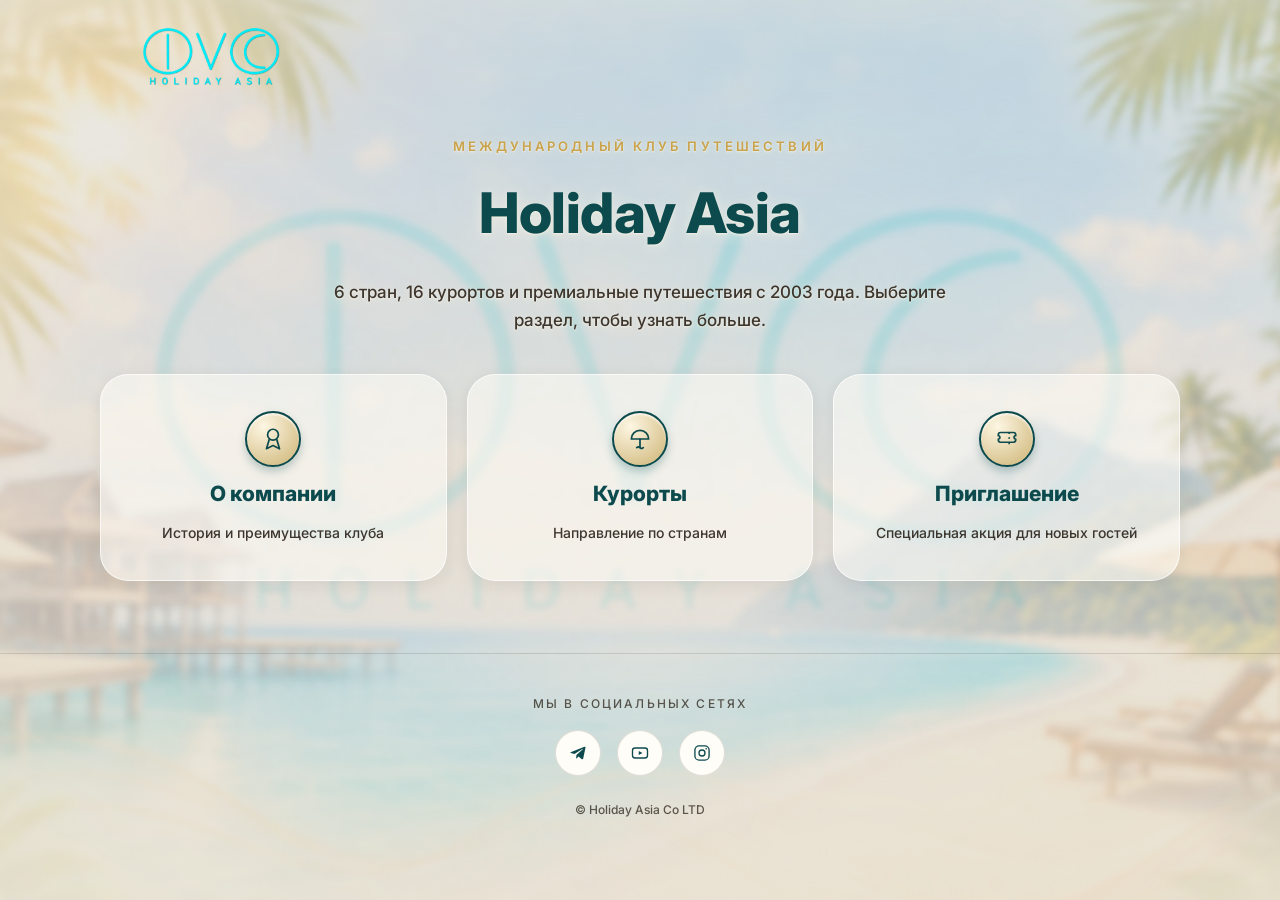
<file: index.html>
<!DOCTYPE html>
<html lang="ru">
<head>
<meta charset="UTF-8">
<meta name="viewport" content="width=device-width, initial-scale=1.0">
<title>Holiday Asia — международный клуб путешествий</title>
<script>document.write('<link rel="stylesheet" href="styles.css?t=' + Date.now() + '">');</script>
</head>
<body>

<div id="bg-layer" class="bg-layer" data-src="background.png"></div>

<header class="site-header">
  <div class="wrap site-header__row">
    <a href="index.html" class="brand-logo-link">
      <img id="brand-logo-img" class="brand-logo-img" data-src="logo.png" alt="IVC & HPA Holiday Asia" hidden>
      <div id="brand-logo-fallback" class="brand-logo-fallback">
        IVC&nbsp;&amp;&nbsp;HPA
        <span>Holiday Asia</span>
      </div>
    </a>
  </div>
</header>

<main>
  <section class="hero wrap">
    <p class="hero__eyebrow">Международный клуб путешествий</p>
    <h1 class="hero__title">Holiday Asia</h1>
    <p class="hero__subtitle">6 стран, 16 курортов и премиальные путешествия с 2003 года. Выберите раздел, чтобы узнать больше.</p>

    <div class="nav-cards">
      <a href="about.html" class="nav-card">
        <span class="nav-card__icon">
          <svg viewBox="0 0 24 24" fill="none" stroke="currentColor" stroke-width="1.6" stroke-linecap="round" stroke-linejoin="round"><circle cx="12" cy="8" r="5"/><path d="M8.5 12.5 6 21l6-3 6 3-2.5-8.5"/></svg>
        </span>
        <span class="nav-card__label">О компании</span>
        <span class="nav-card__hint">История и преимущества клуба</span>
      </a>

      <a href="resorts.html" class="nav-card">
        <span class="nav-card__icon">
          <svg viewBox="0 0 24 24" fill="none" stroke="currentColor" stroke-width="1.6" stroke-linecap="round" stroke-linejoin="round"><path d="M4 12a8 8 0 0 1 16 0z"/><path d="M12 12v8"/><path d="M9 20c1-1 2-1 3 0s2 1 3 0"/></svg>
        </span>
        <span class="nav-card__label">Курорты</span>
        <span class="nav-card__hint">Направление по странам</span>
      </a>

      <a href="invitation.html" class="nav-card">
        <span class="nav-card__icon">
          <svg viewBox="0 0 24 24" fill="none" stroke="currentColor" stroke-width="1.6" stroke-linecap="round" stroke-linejoin="round"><path d="M4 8a2 2 0 0 1 2-2h12a2 2 0 0 1 2 2v1a1.5 1.5 0 0 0 0 3v1a2 2 0 0 1-2 2H6a2 2 0 0 1-2-2v-1a1.5 1.5 0 0 0 0-3z"/><path d="M14 6.5v1.5M14 11v2M14 16v1.5" stroke-dasharray="0.1 3"/></svg>
        </span>
        <span class="nav-card__label">Приглашение</span>
        <span class="nav-card__hint">Специальная акция для новых гостей</span>
      </a>
    </div>
  </section>
</main>

<footer class="site-footer">
  <p class="site-footer__label">Мы в социальных сетях</p>
  <div class="social-row">
    <a class="social-icon" href="https://t.me/ivchpanews" target="_blank" rel="noopener" aria-label="Telegram">
      <svg viewBox="0 0 24 24" fill="currentColor"><path d="M9.78 18.65l.28-4.23 7.68-6.92c.34-.31-.07-.46-.52-.19L7.74 13.3 3.64 12c-.88-.25-.89-.86.2-1.3l15.97-6.16c.73-.33 1.43.18 1.15 1.3l-2.72 12.81c-.19.91-.74 1.13-1.5.71l-4.14-3.05-2 1.98c-.23.23-.42.42-.85.42z"/></svg>
    </a>
    <a class="social-icon" href="https://www.youtube.com/@IVCHPAFamilyTravelClub/shorts" target="_blank" rel="noopener" aria-label="YouTube">
      <svg viewBox="0 0 24 24" fill="none" stroke="currentColor" stroke-width="1.6" stroke-linecap="round" stroke-linejoin="round"><rect x="3" y="6" width="18" height="12" rx="3"/><path d="m10.5 9.5 4.5 2.5-4.5 2.5v-5Z" fill="currentColor" stroke="none"/></svg>
    </a>
    <a class="social-icon" href="https://www.instagram.com/ivchpa/" target="_blank" rel="noopener" aria-label="Instagram">
      <svg viewBox="0 0 24 24" fill="none" stroke="currentColor" stroke-width="1.6" stroke-linecap="round" stroke-linejoin="round"><rect x="3.5" y="3.5" width="17" height="17" rx="5"/><circle cx="12" cy="12" r="3.6"/><circle cx="17" cy="7" r="1" fill="currentColor" stroke="none"/></svg>
    </a>
  </div>
  <p class="site-footer__copy">© Holiday Asia Co LTD</p>
</footer>

<script src="script.js"></script>
</body>
</html>
</file>
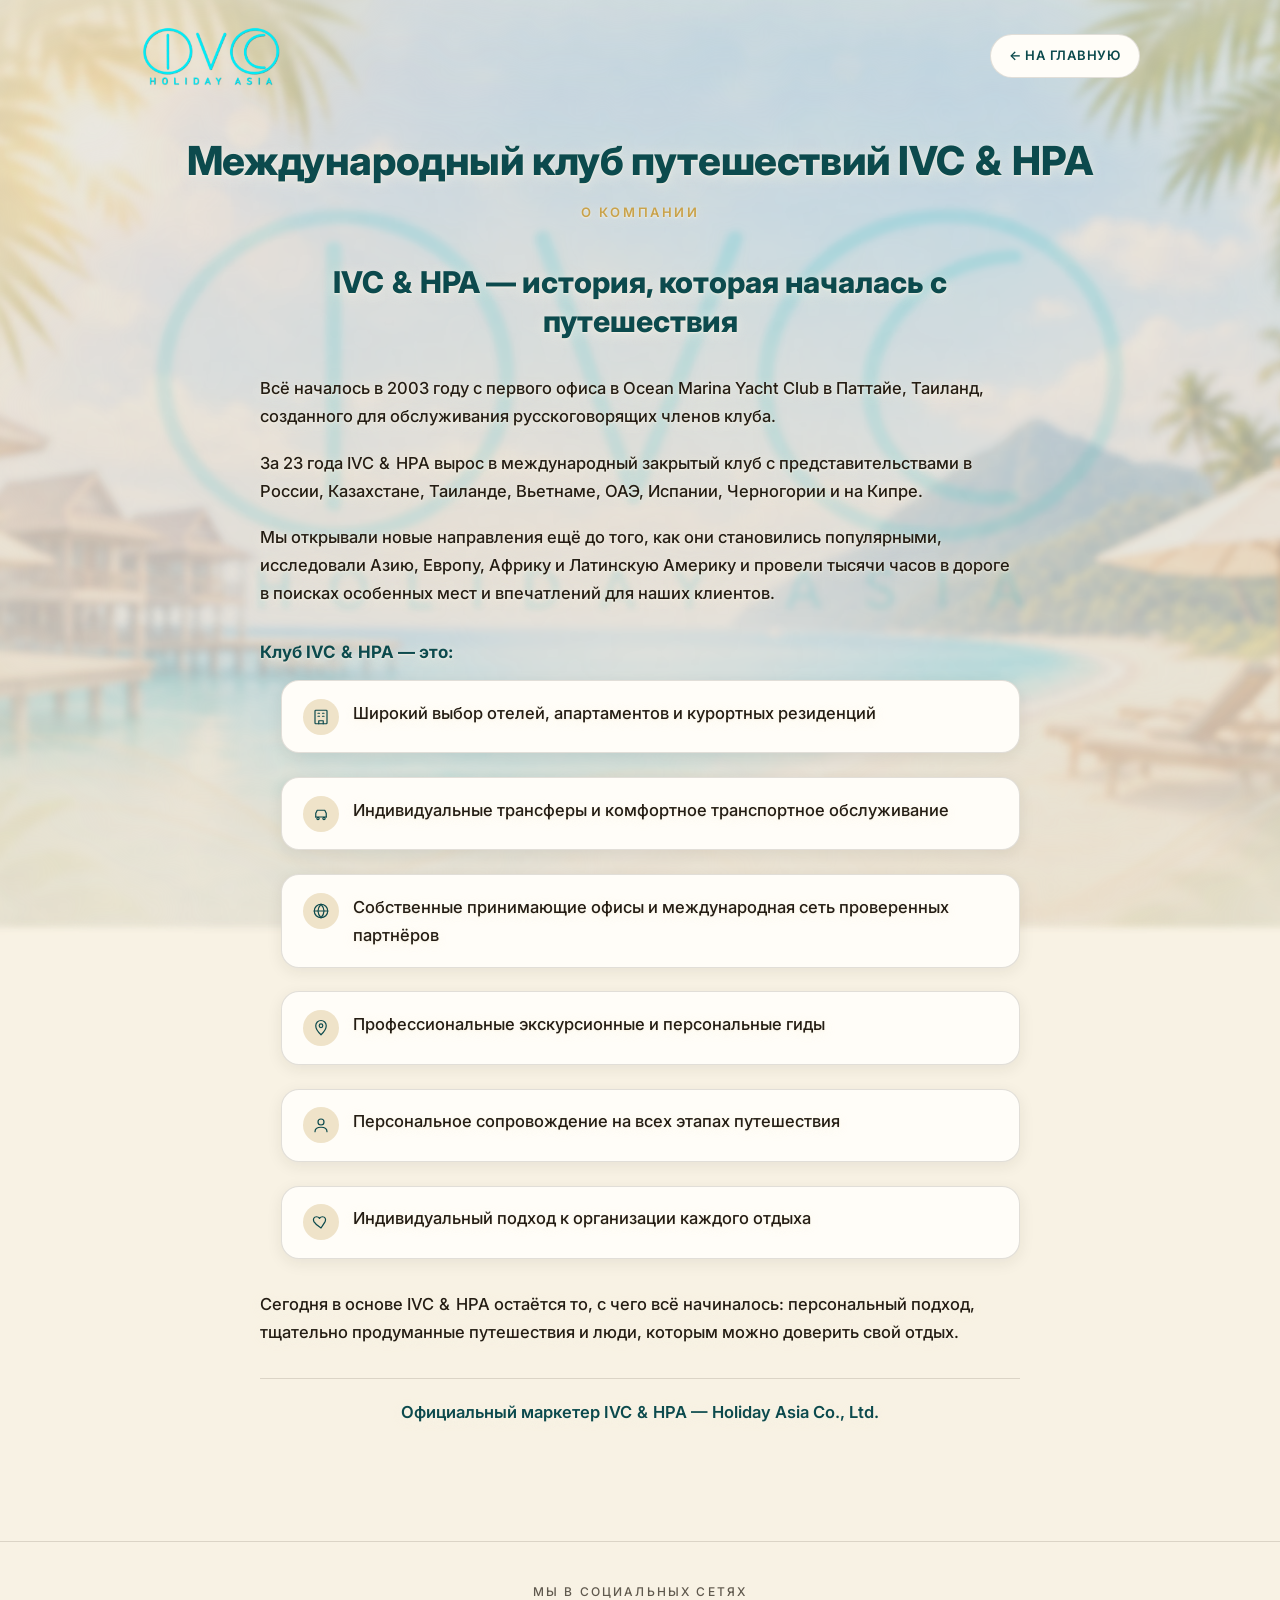
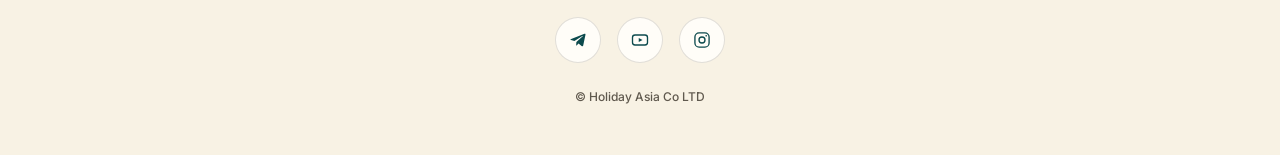
<file: about.html>
<!DOCTYPE html>
<html lang="ru">
<head>
<meta charset="UTF-8">
<meta name="viewport" content="width=device-width, initial-scale=1.0">
<title>О компании — Holiday Asia</title>
<script>document.write('<link rel="stylesheet" href="styles.css?t=' + Date.now() + '">');</script>
</head>
<body>

<div id="bg-layer" class="bg-layer" data-src="background.png"></div>

<header class="site-header">
  <div class="wrap site-header__row">
    <a href="index.html" class="brand-logo-link">
      <img id="brand-logo-img" class="brand-logo-img" data-src="logo.png" alt="IVC & HPA Holiday Asia" hidden>
      <div id="brand-logo-fallback" class="brand-logo-fallback">
        IVC&nbsp;&amp;&nbsp;HPA
        <span>Holiday Asia</span>
      </div>
    </a>
    <a href="index.html" class="back-link">← На главную</a>
  </div>
</header>

<main class="page-content wrap">
  <h1 class="page-title">Международный клуб путешествий IVC <span class="amp">&amp;</span> HPA</h1>
  <p class="page-subtitle">О компании</p>

  <div class="prose">
    <h2 class="lead-heading">IVC <span class="amp">&amp;</span> HPA — история, которая началась с путешествия</h2>

    <p>Всё началось в 2003 году с первого офиса в Ocean Marina Yacht Club в Паттайе, Таиланд, созданного для обслуживания русскоговорящих членов клуба.</p>
    <p>За 23 года IVC <span class="amp">&amp;</span> HPA вырос в международный закрытый клуб с представительствами в России, Казахстане, Таиланде, Вьетнаме, ОАЭ, Испании, Черногории и на Кипре.</p>
    <p>Мы открывали новые направления ещё до того, как они становились популярными, исследовали Азию, Европу, Африку и Латинскую Америку и провели тысячи часов в дороге в поисках особенных мест и впечатлений для наших клиентов.</p>

    <p class="lead-in">Клуб IVC <span class="amp">&amp;</span> HPA — это:</p>
    <ul class="advantage-list">
      <li>
        <span class="advantage-list__icon">
          <svg viewBox="0 0 24 24" fill="none" stroke="currentColor" stroke-width="1.6" stroke-linecap="round" stroke-linejoin="round"><rect x="4" y="3" width="16" height="18" rx="1"/><path d="M9 21v-4h6v4"/><path d="M8 7h2M14 7h2M8 11h2M14 11h2"/></svg>
        </span>
        <span>Широкий выбор отелей, апартаментов и курортных резиденций</span>
      </li>
      <li>
        <span class="advantage-list__icon">
          <svg viewBox="0 0 24 24" fill="none" stroke="currentColor" stroke-width="1.6" stroke-linecap="round" stroke-linejoin="round"><path d="M5 16V11l2-4h10l2 4v5"/><path d="M5 16h14"/><circle cx="8" cy="18" r="1.5"/><circle cx="16" cy="18" r="1.5"/></svg>
        </span>
        <span>Индивидуальные трансферы и комфортное транспортное обслуживание</span>
      </li>
      <li>
        <span class="advantage-list__icon">
          <svg viewBox="0 0 24 24" fill="none" stroke="currentColor" stroke-width="1.6" stroke-linecap="round" stroke-linejoin="round"><circle cx="12" cy="12" r="9"/><path d="M3 12h18"/><path d="M12 3c2.5 2.7 4 6 4 9s-1.5 6.3-4 9c-2.5-2.7-4-6-4-9s1.5-6.3 4-9Z"/></svg>
        </span>
        <span>Собственные принимающие офисы и международная сеть проверенных партнёров</span>
      </li>
      <li>
        <span class="advantage-list__icon">
          <svg viewBox="0 0 24 24" fill="none" stroke="currentColor" stroke-width="1.6" stroke-linecap="round" stroke-linejoin="round"><path d="M12 21s7-6.5 7-12a7 7 0 0 0-14 0c0 5.5 7 12 7 12Z"/><circle cx="12" cy="9" r="2.4"/></svg>
        </span>
        <span>Профессиональные экскурсионные и персональные гиды</span>
      </li>
      <li>
        <span class="advantage-list__icon">
          <svg viewBox="0 0 24 24" fill="none" stroke="currentColor" stroke-width="1.6" stroke-linecap="round" stroke-linejoin="round"><circle cx="12" cy="8" r="4"/><path d="M4 21c0-4 3.6-6 8-6s8 2 8 6"/></svg>
        </span>
        <span>Персональное сопровождение на всех этапах путешествия</span>
      </li>
      <li>
        <span class="advantage-list__icon">
          <svg viewBox="0 0 24 24" fill="none" stroke="currentColor" stroke-width="1.6" stroke-linecap="round" stroke-linejoin="round"><path d="M12 20s-7-4.35-9.5-8.5C1 8.5 2.5 5 6 5c2 0 3.3 1.1 4 2.2C10.7 6.1 12 5 14 5c3.5 0 5 3.5 3.5 6.5C15 15.65 12 20 12 20Z"/></svg>
        </span>
        <span>Индивидуальный подход к организации каждого отдыха</span>
      </li>
    </ul>

    <p>Сегодня в основе IVC <span class="amp">&amp;</span> HPA остаётся то, с чего всё начиналось: персональный подход, тщательно продуманные путешествия и люди, которым можно доверить свой отдых.</p>

    <p class="marketer-line">Официальный маркетер IVC <span class="amp">&amp;</span> HPA — Holiday Asia Co., Ltd.</p>
  </div>
</main>

<footer class="site-footer">
  <p class="site-footer__label">Мы в социальных сетях</p>
  <div class="social-row">
    <a class="social-icon" href="https://t.me/ivchpanews" target="_blank" rel="noopener" aria-label="Telegram">
      <svg viewBox="0 0 24 24" fill="currentColor"><path d="M9.78 18.65l.28-4.23 7.68-6.92c.34-.31-.07-.46-.52-.19L7.74 13.3 3.64 12c-.88-.25-.89-.86.2-1.3l15.97-6.16c.73-.33 1.43.18 1.15 1.3l-2.72 12.81c-.19.91-.74 1.13-1.5.71l-4.14-3.05-2 1.98c-.23.23-.42.42-.85.42z"/></svg>
    </a>
    <a class="social-icon" href="https://www.youtube.com/@IVCHPAFamilyTravelClub/shorts" target="_blank" rel="noopener" aria-label="YouTube">
      <svg viewBox="0 0 24 24" fill="none" stroke="currentColor" stroke-width="1.6" stroke-linecap="round" stroke-linejoin="round"><rect x="3" y="6" width="18" height="12" rx="3"/><path d="m10.5 9.5 4.5 2.5-4.5 2.5v-5Z" fill="currentColor" stroke="none"/></svg>
    </a>
    <a class="social-icon" href="https://www.instagram.com/ivchpa/" target="_blank" rel="noopener" aria-label="Instagram">
      <svg viewBox="0 0 24 24" fill="none" stroke="currentColor" stroke-width="1.6" stroke-linecap="round" stroke-linejoin="round"><rect x="3.5" y="3.5" width="17" height="17" rx="5"/><circle cx="12" cy="12" r="3.6"/><circle cx="17" cy="7" r="1" fill="currentColor" stroke="none"/></svg>
    </a>
  </div>
  <p class="site-footer__copy">© Holiday Asia Co LTD</p>
</footer>

<script src="script.js"></script>
</body>
</html>
</file>
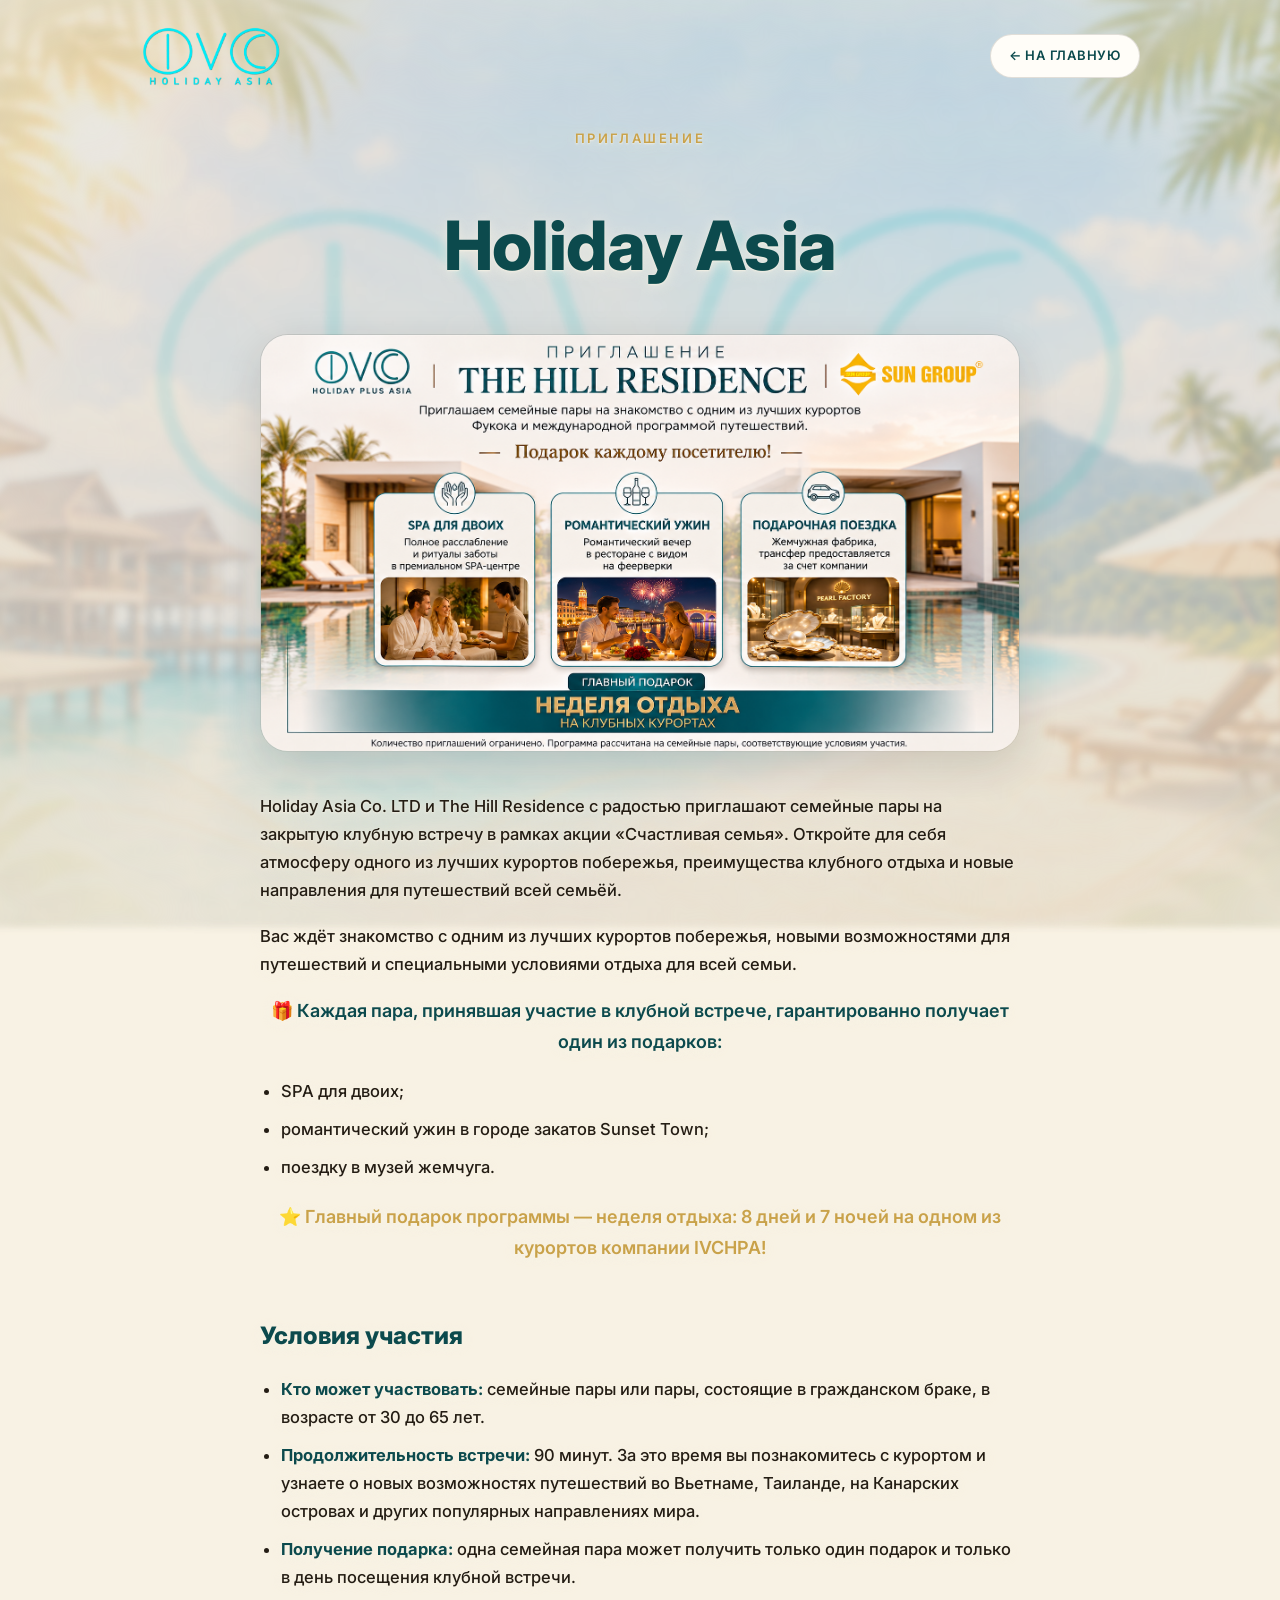
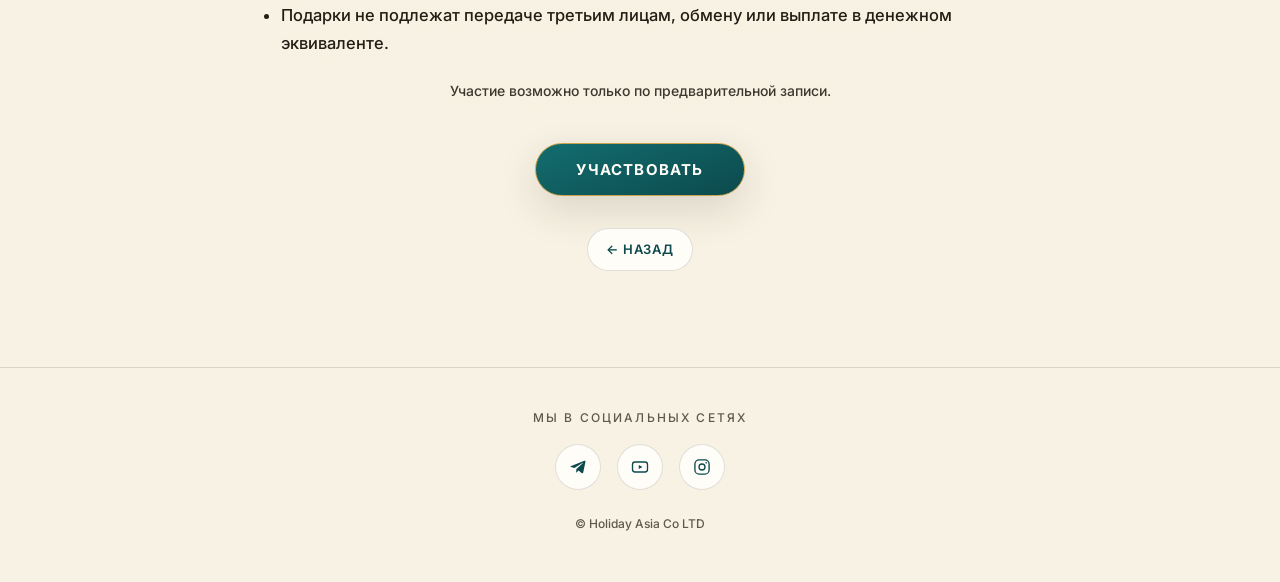
<file: invitation.html>
<!DOCTYPE html>
<html lang="ru">
<head>
<meta charset="UTF-8">
<meta name="viewport" content="width=device-width, initial-scale=1.0">
<title>Приглашение — Holiday Asia</title>
<script>document.write('<link rel="stylesheet" href="styles.css?t=' + Date.now() + '">');</script>
</head>
<body>

<div id="bg-layer" class="bg-layer" data-src="background.png"></div>

<header class="site-header">
  <div class="wrap site-header__row">
    <a href="index.html" class="brand-logo-link">
      <img id="brand-logo-img" class="brand-logo-img" data-src="logo.png" alt="IVC & HPA Holiday Asia" hidden>
      <div id="brand-logo-fallback" class="brand-logo-fallback">
        IVC&nbsp;&amp;&nbsp;HPA
        <span>Holiday Asia</span>
      </div>
    </a>
    <a href="index.html" class="back-link">← На главную</a>
  </div>
</header>

<main class="page-content wrap">
  <p class="page-subtitle" style="margin-top:1.5rem;">Приглашение</p>
  <h1 class="invite-title">Holiday Asia</h1>

  <div class="invite-media" id="invite-media" data-src="invitation-hill-residence.png">
    <div class="invite-media__placeholder">Здесь появится изображение приглашения</div>
  </div>

  <div class="prose">
    <p>Holiday Asia Co. LTD и The Hill Residence с радостью приглашают семейные пары на закрытую клубную встречу в рамках акции «Счастливая семья». Откройте для себя атмосферу одного из лучших курортов побережья, преимущества клубного отдыха и новые направления для путешествий всей семьёй.</p>
    <p>Вас ждёт знакомство с одним из лучших курортов побережья, новыми возможностями для путешествий и специальными условиями отдыха для всей семьи.</p>

    <p class="gift-line">🎁 Каждая пара, принявшая участие в клубной встрече, гарантированно получает один из подарков:</p>
    <ul class="terms-list">
      <li>SPA для двоих;</li>
      <li>романтический ужин в городе закатов Sunset Town;</li>
      <li>поездку в музей жемчуга.</li>
    </ul>

    <p class="gift-line gift-line--main">⭐ Главный подарок программы — неделя отдыха: 8 дней и 7 ночей на одном из курортов компании IVCHPA!</p>

    <h2>Условия участия</h2>
    <ul class="terms-list">
      <li><strong>Кто может участвовать:</strong> семейные пары или пары, состоящие в гражданском браке, в возрасте от 30 до 65 лет.</li>
      <li><strong>Продолжительность встречи:</strong> 90 минут. За это время вы познакомитесь с курортом и узнаете о новых возможностях путешествий во Вьетнаме, Таиланде, на Канарских островах и других популярных направлениях мира.</li>
      <li><strong>Получение подарка:</strong> одна семейная пара может получить только один подарок и только в день посещения клубной встречи.</li>
      <li>Подарки не подлежат передаче третьим лицам, обмену или выплате в денежном эквиваленте.</li>
    </ul>

    <p style="text-align:center; color: var(--text-muted); font-size: 14px;">Участие возможно только по предварительной записи.</p>
  </div>

  <div class="ticket-cta" id="ticket-cta">
    <button type="button" class="btn-participate" id="participate-btn">Участвовать</button>
  </div>

  <div class="ticket-result" id="ticket-result" hidden>
    <div class="ticket-card" id="ticket-card">
      <p class="ticket-card__brand">Holiday Asia</p>
      <div class="ticket-card__columns">
        <div class="ticket-card__col">
          <p class="ticket-card__label">Ваш номер участника</p>
          <p class="ticket-card__number" id="ticket-number">0000000</p>
        </div>
        <div class="ticket-card__divider"></div>
        <div class="ticket-card__col">
          <p class="ticket-card__label">Описание</p>
          <p class="ticket-card__hint">Предъявите этот номер в офисе для регистрации и получения подарка</p>
        </div>
      </div>
    </div>
    <button type="button" class="btn-save" id="save-btn">Сохранить</button>
    <p class="ticket-save-status" id="ticket-save-status"></p>
  </div>

  <canvas id="ticket-canvas" hidden></canvas>

  <div style="text-align:center; margin-top: 2rem;">
    <a href="index.html" class="back-link">← Назад</a>
  </div>
</main>

<footer class="site-footer">
  <p class="site-footer__label">Мы в социальных сетях</p>
  <div class="social-row">
    <a class="social-icon" href="https://t.me/ivchpanews" target="_blank" rel="noopener" aria-label="Telegram">
      <svg viewBox="0 0 24 24" fill="currentColor"><path d="M9.78 18.65l.28-4.23 7.68-6.92c.34-.31-.07-.46-.52-.19L7.74 13.3 3.64 12c-.88-.25-.89-.86.2-1.3l15.97-6.16c.73-.33 1.43.18 1.15 1.3l-2.72 12.81c-.19.91-.74 1.13-1.5.71l-4.14-3.05-2 1.98c-.23.23-.42.42-.85.42z"/></svg>
    </a>
    <a class="social-icon" href="https://www.youtube.com/@IVCHPAFamilyTravelClub/shorts" target="_blank" rel="noopener" aria-label="YouTube">
      <svg viewBox="0 0 24 24" fill="none" stroke="currentColor" stroke-width="1.6" stroke-linecap="round" stroke-linejoin="round"><rect x="3" y="6" width="18" height="12" rx="3"/><path d="m10.5 9.5 4.5 2.5-4.5 2.5v-5Z" fill="currentColor" stroke="none"/></svg>
    </a>
    <a class="social-icon" href="https://www.instagram.com/ivchpa/" target="_blank" rel="noopener" aria-label="Instagram">
      <svg viewBox="0 0 24 24" fill="none" stroke="currentColor" stroke-width="1.6" stroke-linecap="round" stroke-linejoin="round"><rect x="3.5" y="3.5" width="17" height="17" rx="5"/><circle cx="12" cy="12" r="3.6"/><circle cx="17" cy="7" r="1" fill="currentColor" stroke="none"/></svg>
    </a>
  </div>
  <p class="site-footer__copy">© Holiday Asia Co LTD</p>
</footer>

<script src="script.js?v=olalani-3"></script>
</body>
</html>
</file>
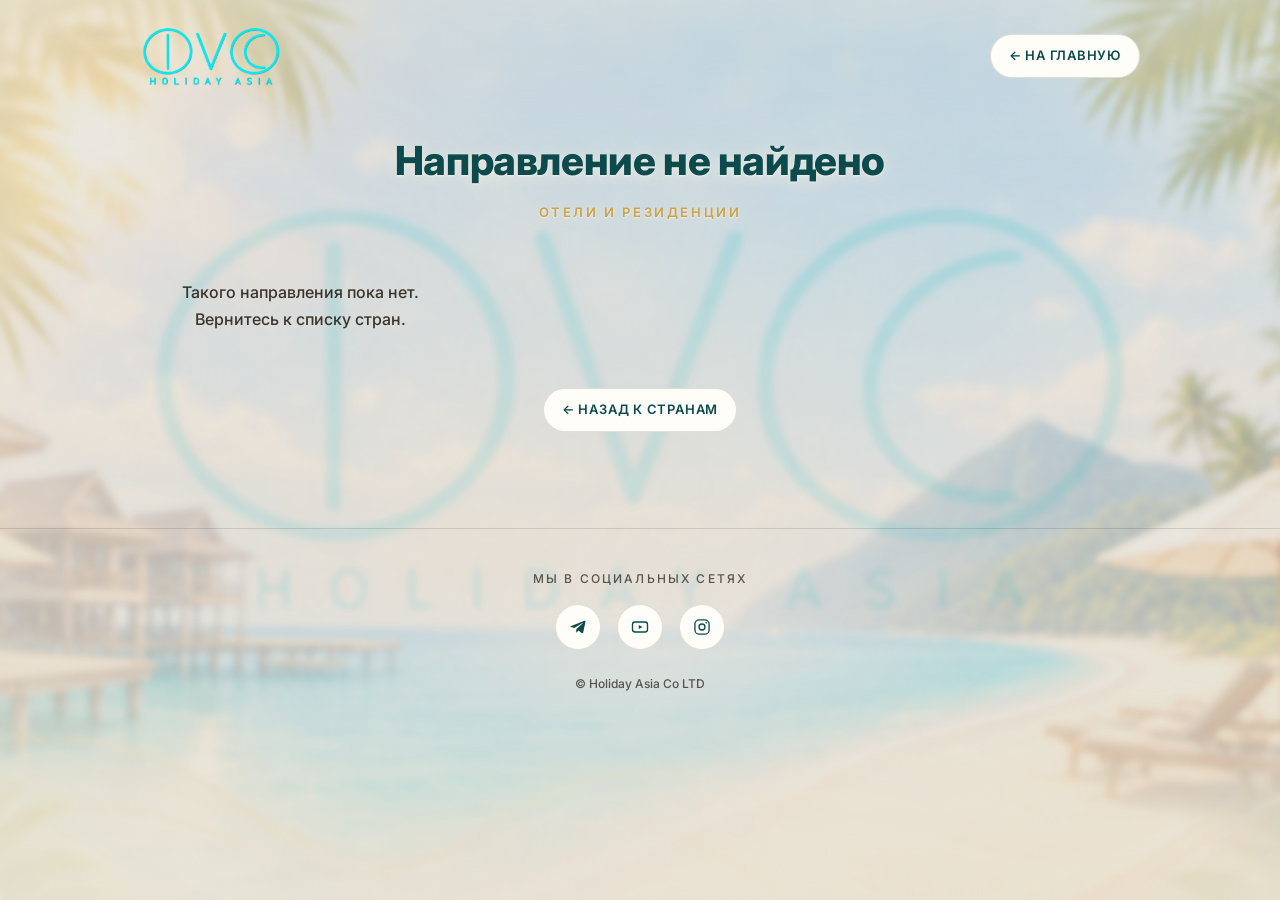
<file: resort-country.html>
<!DOCTYPE html>
<html lang="ru">
<head>
<meta charset="UTF-8">
<meta name="viewport" content="width=device-width, initial-scale=1.0">
<title>Курорты | IVC&amp;HPA</title>
<script>document.write('<link rel="stylesheet" href="styles.css?t=' + Date.now() + '">');</script>
</head>
<body>

<div id="bg-layer" class="bg-layer" data-src="background.png"></div>

<header class="site-header">
  <div class="wrap site-header__row">
    <a href="index.html" class="brand-logo-link">
      <img id="brand-logo-img" class="brand-logo-img" data-src="logo.png" alt="IVC & HPA Holiday Asia" hidden>
      <div id="brand-logo-fallback" class="brand-logo-fallback">
        IVC&nbsp;&amp;&nbsp;HPA
        <span>Holiday Asia</span>
      </div>
    </a>
    <a href="index.html" class="back-link">← На главную</a>
  </div>
</header>

<main class="page-content wrap">
  <h1 class="page-title" id="country-title">Курорты</h1>
  <p class="page-subtitle">Отели и резиденции</p>

  <div class="hotel-grid" id="hotel-grid"></div>

  <div style="text-align:center; margin-top: 2.5rem;">
    <a href="resorts.html" class="back-link">← Назад к странам</a>
  </div>
</main>

<footer class="site-footer">
  <p class="site-footer__label">Мы в социальных сетях</p>
  <div class="social-row">
    <a class="social-icon" href="https://t.me/ivchpanews" target="_blank" rel="noopener" aria-label="Telegram">
      <svg viewBox="0 0 24 24" fill="currentColor"><path d="M9.78 18.65l.28-4.23 7.68-6.92c.34-.31-.07-.46-.52-.19L7.74 13.3 3.64 12c-.88-.25-.89-.86.2-1.3l15.97-6.16c.73-.33 1.43.18 1.15 1.3l-2.72 12.81c-.19.91-.74 1.13-1.5.71l-4.14-3.05-2 1.98c-.23.23-.42.42-.85.42z"/></svg>
    </a>
    <a class="social-icon" href="https://www.youtube.com/@IVCHPAFamilyTravelClub/shorts" target="_blank" rel="noopener" aria-label="YouTube">
      <svg viewBox="0 0 24 24" fill="none" stroke="currentColor" stroke-width="1.6" stroke-linecap="round" stroke-linejoin="round"><rect x="3" y="6" width="18" height="12" rx="3"/><path d="m10.5 9.5 4.5 2.5-4.5 2.5v-5Z" fill="currentColor" stroke="none"/></svg>
    </a>
    <a class="social-icon" href="https://www.instagram.com/ivchpa/" target="_blank" rel="noopener" aria-label="Instagram">
      <svg viewBox="0 0 24 24" fill="none" stroke="currentColor" stroke-width="1.6" stroke-linecap="round" stroke-linejoin="round"><rect x="3.5" y="3.5" width="17" height="17" rx="5"/><circle cx="12" cy="12" r="3.6"/><circle cx="17" cy="7" r="1" fill="currentColor" stroke="none"/></svg>
    </a>
  </div>
  <p class="site-footer__copy">© Holiday Asia Co LTD</p>
</footer>

<script>document.write('<script src="resorts-data.js?t=' + Date.now() + '"><\/script>');</script>
<script>document.write('<script src="resorts-render.js?t=' + Date.now() + '"><\/script>');</script>
<script src="script.js"></script>
</body>
</html>
</file>
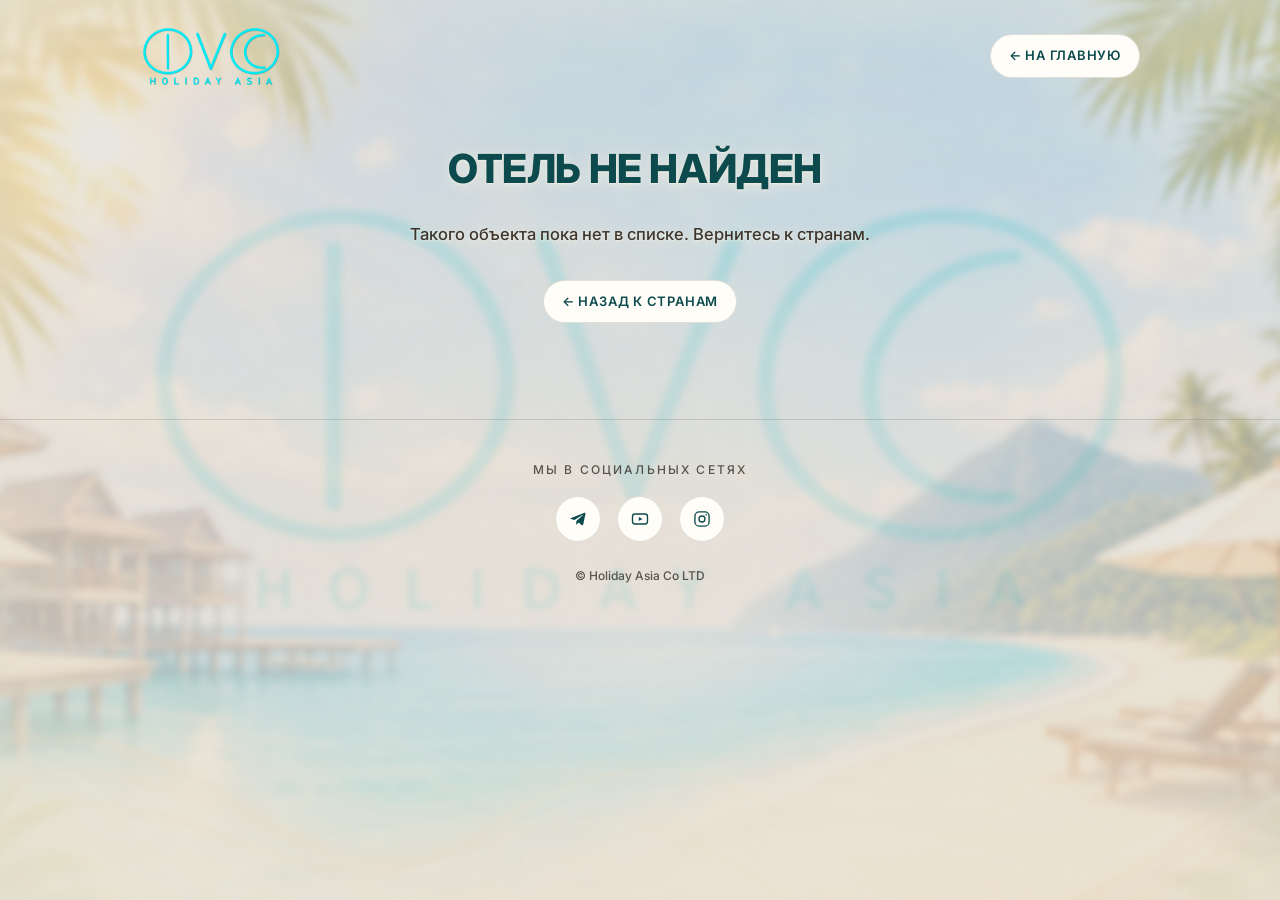
<file: resort-hotel.html>
<!DOCTYPE html>
<html lang="ru">
<head>
<meta charset="UTF-8">
<meta name="viewport" content="width=device-width, initial-scale=1.0">
<title>Курорты | IVC&amp;HPA</title>
<script>document.write('<link rel="stylesheet" href="styles.css?t=' + Date.now() + '">');</script>
</head>
<body>

<div id="bg-layer" class="bg-layer" data-src="background.png"></div>

<header class="site-header">
  <div class="wrap site-header__row">
    <a href="index.html" class="brand-logo-link">
      <img id="brand-logo-img" class="brand-logo-img" data-src="logo.png" alt="IVC & HPA Holiday Asia" hidden>
      <div id="brand-logo-fallback" class="brand-logo-fallback">
        IVC&nbsp;&amp;&nbsp;HPA
        <span>Holiday Asia</span>
      </div>
    </a>
    <a href="index.html" class="back-link">← На главную</a>
  </div>
</header>

<main class="page-content wrap">
  <div class="hotel-gallery" id="hotel-gallery"></div>

  <div class="hotel-title-row">
  <h1 class="page-title" id="hotel-name">Отель</h1>
  <span class="hotel-stars" id="hotel-stars"></span>
</div>
  <p class="page-subtitle" id="hotel-location">Местоположение</p>

  <div class="prose" id="hotel-description"></div>

  <div style="text-align:center; margin-top: 2rem;">
    <a href="resorts.html" class="back-link" id="back-to-hotels">← Назад к отелям</a>
  </div>
</main>

<footer class="site-footer">
  <p class="site-footer__label">Мы в социальных сетях</p>
  <div class="social-row">
    <a class="social-icon" href="https://t.me/ivchpanews" target="_blank" rel="noopener" aria-label="Telegram">
      <svg viewBox="0 0 24 24" fill="currentColor"><path d="M9.78 18.65l.28-4.23 7.68-6.92c.34-.31-.07-.46-.52-.19L7.74 13.3 3.64 12c-.88-.25-.89-.86.2-1.3l15.97-6.16c.73-.33 1.43.18 1.15 1.3l-2.72 12.81c-.19.91-.74 1.13-1.5.71l-4.14-3.05-2 1.98c-.23.23-.42.42-.85.42z"/></svg>
    </a>
    <a class="social-icon" href="https://www.youtube.com/@IVCHPAFamilyTravelClub/shorts" target="_blank" rel="noopener" aria-label="YouTube">
      <svg viewBox="0 0 24 24" fill="none" stroke="currentColor" stroke-width="1.6" stroke-linecap="round" stroke-linejoin="round"><rect x="3" y="6" width="18" height="12" rx="3"/><path d="m10.5 9.5 4.5 2.5-4.5 2.5v-5Z" fill="currentColor" stroke="none"/></svg>
    </a>
    <a class="social-icon" href="https://www.instagram.com/ivchpa/" target="_blank" rel="noopener" aria-label="Instagram">
      <svg viewBox="0 0 24 24" fill="none" stroke="currentColor" stroke-width="1.6" stroke-linecap="round" stroke-linejoin="round"><rect x="3.5" y="3.5" width="17" height="17" rx="5"/><circle cx="12" cy="12" r="3.6"/><circle cx="17" cy="7" r="1" fill="currentColor" stroke="none"/></svg>
    </a>
  </div>
  <p class="site-footer__copy">© Holiday Asia Co LTD</p>
</footer>

<script>document.write('<script src="resorts-data.js?t=' + Date.now() + '"><\/script>');</script>
<script>document.write('<script src="resorts-render.js?t=' + Date.now() + '"><\/script>');</script>
<script src="script.js"></script>
</body>
</html>
</file>
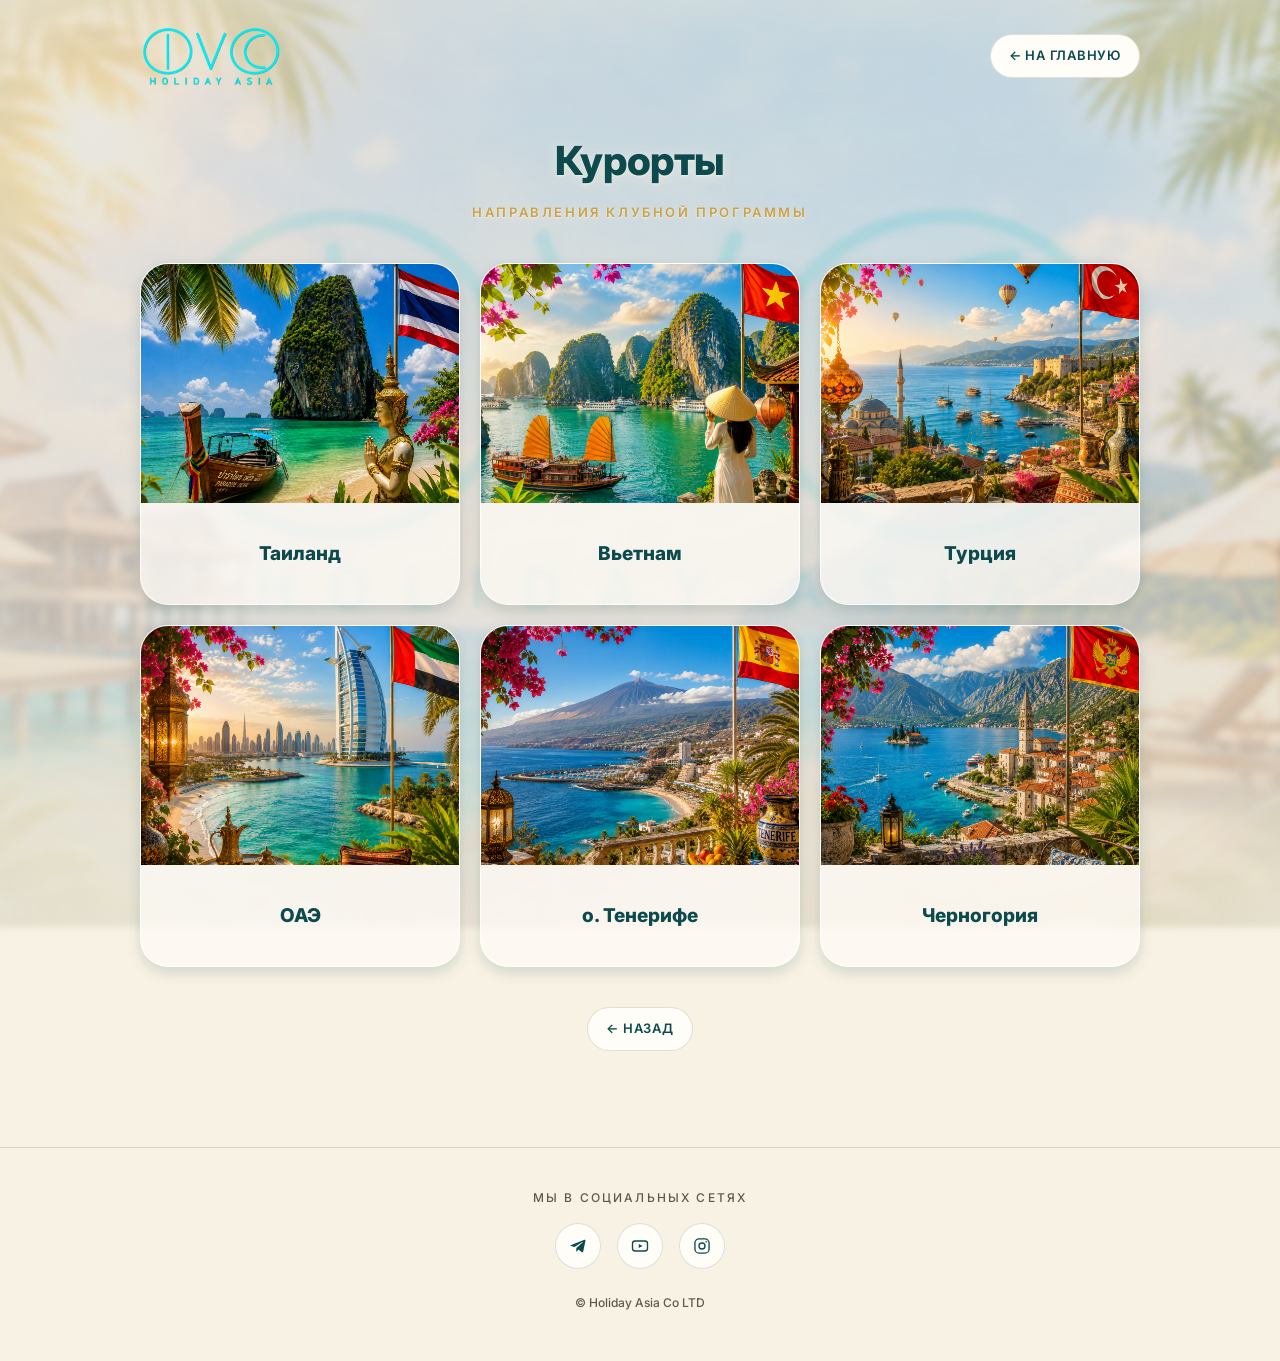
<file: resorts.html>
<!DOCTYPE html>
<html lang="ru">
<head>
<meta charset="UTF-8">
<meta name="viewport" content="width=device-width, initial-scale=1.0">
<title>Курорты | IVC&amp;HPA</title>
<script>document.write('<link rel="stylesheet" href="styles.css?t=' + Date.now() + '">');</script>
</head>
<body>

<div id="bg-layer" class="bg-layer" data-src="background.png"></div>

<header class="site-header">
  <div class="wrap site-header__row">
    <a href="index.html" class="brand-logo-link">
      <img id="brand-logo-img" class="brand-logo-img" data-src="logo.png" alt="IVC & HPA Holiday Asia" hidden>
      <div id="brand-logo-fallback" class="brand-logo-fallback">
        IVC&nbsp;&amp;&nbsp;HPA
        <span>Holiday Asia</span>
      </div>
    </a>
    <a href="index.html" class="back-link">← На главную</a>
  </div>
</header>

<main class="page-content wrap">
  <h1 class="page-title">Курорты</h1>
  <p class="page-subtitle">Направления клубной программы</p>

  <div class="country-grid">
    <a href="resort-country.html?c=thailand" class="country-card">
      <div class="country-card__media" data-cover="assets/resorts/covers/thailand.jpg" role="img" aria-label="Фотография Таиланда будет добавлена позже">
        <svg viewBox="0 0 24 24" fill="none" stroke="currentColor" stroke-width="1.4"><path d="M12 21s7-6.5 7-12a7 7 0 0 0-14 0c0 5.5 7 12 7 12Z"/><circle cx="12" cy="9" r="2.4"/></svg>
      </div>
      <p class="country-card__name">Таиланд</p>
    </a>
    <a href="resort-country.html?c=vietnam" class="country-card">
      <div class="country-card__media" data-cover="assets/resorts/covers/vietnam.jpg" role="img" aria-label="Фотография Вьетнама будет добавлена позже">
        <svg viewBox="0 0 24 24" fill="none" stroke="currentColor" stroke-width="1.4"><path d="M12 21s7-6.5 7-12a7 7 0 0 0-14 0c0 5.5 7 12 7 12Z"/><circle cx="12" cy="9" r="2.4"/></svg>
      </div>
      <p class="country-card__name">Вьетнам</p>
    </a>
    <a href="resort-country.html?c=turkey" class="country-card">
      <div class="country-card__media" data-cover="assets/resorts/covers/turkey.jpg" role="img" aria-label="Фотография Турции будет добавлена позже">
        <svg viewBox="0 0 24 24" fill="none" stroke="currentColor" stroke-width="1.4"><path d="M12 21s7-6.5 7-12a7 7 0 0 0-14 0c0 5.5 7 12 7 12Z"/><circle cx="12" cy="9" r="2.4"/></svg>
      </div>
      <p class="country-card__name">Турция</p>
    </a>
    <a href="resort-country.html?c=uae" class="country-card">
      <div class="country-card__media" data-cover="assets/resorts/covers/uae.jpg" role="img" aria-label="Фотография ОАЭ будет добавлена позже">
        <svg viewBox="0 0 24 24" fill="none" stroke="currentColor" stroke-width="1.4"><path d="M12 21s7-6.5 7-12a7 7 0 0 0-14 0c0 5.5 7 12 7 12Z"/><circle cx="12" cy="9" r="2.4"/></svg>
      </div>
      <p class="country-card__name">ОАЭ</p>
    </a>
    <a href="resort-country.html?c=tenerife" class="country-card">
      <div class="country-card__media" data-cover="assets/resorts/covers/tenerife.jpg" role="img" aria-label="Фотография Тенерифе будет добавлена позже">
        <svg viewBox="0 0 24 24" fill="none" stroke="currentColor" stroke-width="1.4"><path d="M12 21s7-6.5 7-12a7 7 0 0 0-14 0c0 5.5 7 12 7 12Z"/><circle cx="12" cy="9" r="2.4"/></svg>
      </div>
      <p class="country-card__name">о. Тенерифе</p>
    </a>
    <a href="resort-country.html?c=montenegro" class="country-card">
      <div class="country-card__media" data-cover="assets/resorts/covers/montenegro.jpg" role="img" aria-label="Фотография Черногории будет добавлена позже">
        <svg viewBox="0 0 24 24" fill="none" stroke="currentColor" stroke-width="1.4"><path d="M12 21s7-6.5 7-12a7 7 0 0 0-14 0c0 5.5 7 12 7 12Z"/><circle cx="12" cy="9" r="2.4"/></svg>
      </div>
      <p class="country-card__name">Черногория</p>
    </a>
  </div>

  <div style="text-align:center; margin-top: 2.5rem;">
    <a href="index.html" class="back-link">← Назад</a>
  </div>
</main>

<footer class="site-footer">
  <p class="site-footer__label">Мы в социальных сетях</p>
  <div class="social-row">
    <a class="social-icon" href="https://t.me/ivchpanews" target="_blank" rel="noopener" aria-label="Telegram">
      <svg viewBox="0 0 24 24" fill="currentColor"><path d="M9.78 18.65l.28-4.23 7.68-6.92c.34-.31-.07-.46-.52-.19L7.74 13.3 3.64 12c-.88-.25-.89-.86.2-1.3l15.97-6.16c.73-.33 1.43.18 1.15 1.3l-2.72 12.81c-.19.91-.74 1.13-1.5.71l-4.14-3.05-2 1.98c-.23.23-.42.42-.85.42z"/></svg>
    </a>
    <a class="social-icon" href="https://www.youtube.com/@IVCHPAFamilyTravelClub/shorts" target="_blank" rel="noopener" aria-label="YouTube">
      <svg viewBox="0 0 24 24" fill="none" stroke="currentColor" stroke-width="1.6" stroke-linecap="round" stroke-linejoin="round"><rect x="3" y="6" width="18" height="12" rx="3"/><path d="m10.5 9.5 4.5 2.5-4.5 2.5v-5Z" fill="currentColor" stroke="none"/></svg>
    </a>
    <a class="social-icon" href="https://www.instagram.com/ivchpa/" target="_blank" rel="noopener" aria-label="Instagram">
      <svg viewBox="0 0 24 24" fill="none" stroke="currentColor" stroke-width="1.6" stroke-linecap="round" stroke-linejoin="round"><rect x="3.5" y="3.5" width="17" height="17" rx="5"/><circle cx="12" cy="12" r="3.6"/><circle cx="17" cy="7" r="1" fill="currentColor" stroke="none"/></svg>
    </a>
  </div>
  <p class="site-footer__copy">© Holiday Asia Co LTD</p>
</footer>

<script>document.write('<script src="resorts-data.js?t=' + Date.now() + '"><\/script>');</script>
<script>document.write('<script src="resorts-render.js?t=' + Date.now() + '"><\/script>');</script>
<script src="script.js"></script>
</body>
</html>
</file>
<file: styles.css>
@import url('https://fonts.googleapis.com/css2?family=Inter:wght@400;500;600;700;800;900&display=swap');

:root{
  --cream: #f8f2e4;
  --cream-deep: #efe3c9;
  --teal-dark: #0c4a4d;
  --teal: #136d6f;
  --teal-light: #4f9d97;
  --gold: #c9a24a;
  --gold-light: #e7d7a8;
  --text-dark: #241d14;
  --text-muted: rgba(36,29,20,0.88);
  --text-soft: rgba(36,29,20,0.72);
  --border: rgba(43,36,26,0.14);
  --white: #fffdf8;

  --radius-lg: 28px;
  --radius-md: 18px;
  --radius-sm: 12px;

  --shadow-sm: 0 4px 16px rgba(43,36,26,0.08);
  --shadow-md: 0 14px 40px rgba(43,36,26,0.14);

  --font-display: 'Inter', -apple-system, BlinkMacSystemFont, 'Segoe UI', Roboto, Arial, sans-serif;
  --font-brand: 'Inter', -apple-system, BlinkMacSystemFont, 'Segoe UI', Roboto, Arial, sans-serif;
  --font-sans: 'Inter', -apple-system, BlinkMacSystemFont, 'Segoe UI', Roboto, Arial, sans-serif;
}

*{ box-sizing: border-box; }
html{ scroll-behavior: smooth; }
body{
  margin: 0;
  background: var(--cream);
  color: var(--text-dark);
  font-family: var(--font-sans);
  font-weight: 500;
  line-height: 1.65;
}
img{ max-width: 100%; display: block; }
a{ color: inherit; }

.wrap{
  max-width: 1080px;
  margin: 0 auto;
  padding: 0 40px;
}

/* ---------- background photo layer ---------- */
.bg-layer{
  position: fixed;
  inset: 0;
  z-index: -2;
  background-size: cover;
  background-position: center;
  filter: blur(3px) brightness(0.92) saturate(1.05);
  transform: scale(1.06);
}
.bg-layer::after{
  content: "";
  position: absolute;
  inset: 0;
  background: linear-gradient(180deg, rgba(248,242,228,0.35), rgba(248,242,228,0.55));
}
.bg-layer--placeholder{
  background-image: radial-gradient(circle at 20% 15%, rgba(79,157,151,0.25), transparent 55%),
    radial-gradient(circle at 85% 80%, rgba(201,162,74,0.22), transparent 55%),
    linear-gradient(160deg, #efe7d2, #e8dcc0);
}

/* Текст, который лежит прямо на фоновом фото (не в белых карточках),
   получает лёгкий светлый ореол — контраст растёт, а фото не закрывается
   сплошной плашкой. */
.hero__eyebrow, .hero__title, .hero__subtitle,
.page-title, .page-subtitle,
.invite-title,
.prose{
  text-shadow: 0 1px 2px rgba(248,242,228,0.85), 0 2px 14px rgba(248,242,228,0.65);
}

/* ---------- ampersand: same color/weight as surrounding heading, just extra breathing room ---------- */
.amp{
  padding: 0 0.08em;
}

/* ---------- header ---------- */
.site-header{
  padding: 1.5rem 0 0;
}
.site-header__row{
  display: flex;
  align-items: center;
  justify-content: space-between;
  gap: 1rem;
  flex-wrap: wrap;
}
.brand-logo-link{ display: inline-flex; align-items: center; }
.brand-logo-img{ height: 64px; width: auto; }
.brand-logo-fallback{
  font-family: var(--font-brand);
  font-weight: 800;
  font-size: 22px;
  letter-spacing: 0.01em;
  color: var(--teal-dark);
  line-height: 1.1;
}
.brand-logo-fallback span{
  display: block;
  font-family: var(--font-sans);
  font-weight: 600;
  font-size: 12px;
  letter-spacing: 0.22em;
  text-transform: uppercase;
  color: var(--gold);
  margin-top: 4px;
}

.back-link{
  display: inline-flex;
  align-items: center;
  gap: 8px;
  font-size: 13px;
  font-weight: 600;
  letter-spacing: 0.06em;
  text-transform: uppercase;
  color: var(--teal-dark);
  text-decoration: none;
  padding: 10px 18px;
  border-radius: 999px;
  border: 1px solid var(--border);
  background: var(--white);
  transition: border-color 160ms ease, transform 160ms ease;
}
.back-link:hover{ border-color: var(--gold); transform: translateX(-2px); }

/* ---------- hero / main nav buttons ---------- */
.hero{
  padding: 3rem 0 2.5rem;
  text-align: center;
}
.hero__eyebrow{
  margin: 0 0 10px;
  font-size: 13px;
  letter-spacing: 0.24em;
  text-transform: uppercase;
  color: var(--gold);
  font-weight: 600;
}
.hero__title{
  margin: 0 0 18px;
  font-family: var(--font-brand);
  font-weight: 800;
  font-size: clamp(34px, 5.4vw, 56px);
  letter-spacing: -0.01em;
  color: var(--teal-dark);
}
.hero__subtitle{
  max-width: 640px;
  margin: 0 auto;
  color: var(--text-muted);
  font-size: 17px;
  font-weight: 500;
}

.nav-cards{
  display: grid;
  grid-template-columns: repeat(3, 1fr);
  gap: 10px;
  margin-top: 2.5rem;
}
.nav-card{
  display: flex;
  flex-direction: column;
  align-items: center;
  gap: 8px;
  padding: 14px 4px;
  background: rgba(255,253,248,0.55);
  backdrop-filter: blur(2px);
  -webkit-backdrop-filter: blur(2px);
  border: 1px solid rgba(255,255,255,0.7);
  border-radius: 14px;
  box-shadow: var(--shadow-sm);
  text-decoration: none;
  color: var(--text-dark);
  transition: transform 200ms ease, box-shadow 200ms ease, border-color 200ms ease;
}
.nav-card:hover{
  transform: translateY(-4px);
  box-shadow: var(--shadow-md);
  border-color: var(--gold);
}
.nav-card__icon{
  width: 48px; height: 48px;
  box-sizing: border-box;
  border-radius: 50%;
  display: flex; align-items: center; justify-content: center;
  background: radial-gradient(circle at 32% 26%, #fdf6e3, #d9c48f 75%);
  box-shadow: 0 5px 8px rgba(12,74,77,0.25), inset 0 2px 2px rgba(255,255,255,0.7);
  border: 2px solid var(--teal-dark);
  color: var(--teal-dark);
}
.nav-card__icon svg{ width: 22px; height: 22px; }
.nav-card__label{
  font-family: var(--font-display);
  font-weight: 800;
  font-size: 12px;
  color: var(--teal-dark);
  text-align: center;
  line-height: 1.25;
}
.nav-card__hint{ display: none; }

@media (min-width: 640px){
  .nav-cards{ gap: 1.25rem; }
  .nav-card{
    padding: 2.25rem 1.5rem;
    gap: 14px;
    border-radius: var(--radius-lg);
  }
  .nav-card__icon{ width: 56px; height: 56px; }
  .nav-card__icon svg{ width: 26px; height: 26px; }
  .nav-card__label{ font-size: 21px; }
  .nav-card__hint{
    display: block;
    font-size: 14px;
    font-weight: 500;
    color: var(--text-muted);
    text-align: center;
  }
}

/* ---------- page content (about / resorts / invitation) ---------- */
.page-content{
  padding-top: 1rem;
  padding-bottom: 4rem;
}
.page-title{
  font-family: var(--font-display);
  font-weight: 800;
  letter-spacing: -0.01em;
  font-size: clamp(28px, 4vw, 40px);
  color: var(--teal-dark);
  margin: 1.5rem 0 0.5rem;
  text-align: center;
}
.page-subtitle{
  text-align: center;
  color: var(--gold);
  font-size: 13px;
  font-weight: 600;
  letter-spacing: 0.2em;
  text-transform: uppercase;
  margin: 0 0 2.5rem;
}

.prose{
  max-width: 760px;
  margin: 0 auto;
  font-size: 16.5px;
  font-weight: 500;
  color: var(--text-dark);
}
.prose p{ margin: 0 0 1.1em; line-height: 1.7; }
.prose h2{
  font-family: var(--font-display);
  font-weight: 800;
  color: var(--teal-dark);
  font-size: 24px;
  margin: 2.2em 0 0.8em;
}
.prose h2:first-child{ margin-top: 0; }
.prose ul{
  margin: 0 0 1.3em;
  padding-left: 1.3em;
}
.prose ul li{
  margin-bottom: 0.6em;
  line-height: 1.7;
}
.prose strong{ color: var(--teal-dark); font-weight: 700; }
.prose .lead-heading{
  font-family: var(--font-display);
  font-weight: 800;
  color: var(--teal-dark);
  font-size: clamp(22px, 3.6vw, 30px);
  line-height: 1.3;
  text-align: center;
  margin: 0 0 1.1em;
}
.prose .lead-in{
  font-weight: 700;
  color: var(--teal-dark);
  font-size: 17px;
  margin: 1.8em 0 0.8em;
}
.prose .marketer-line{
  font-weight: 600;
  color: var(--teal-dark);
  text-align: center;
  margin-top: 2rem;
  padding-top: 1.2rem;
  border-top: 1px solid var(--border);
}

.stat-grid{
  display: grid;
  grid-template-columns: repeat(auto-fit, minmax(140px, 1fr));
  gap: 1rem;
  margin: 1.5rem 0 2rem;
}
.stat-card{
  background: var(--white);
  border: 1px solid var(--border);
  border-radius: var(--radius-md);
  padding: 1.4rem 1rem;
  text-align: center;
  box-shadow: var(--shadow-sm);
}
.stat-card__num{
  font-family: var(--font-display);
  font-weight: 800;
  font-size: 30px;
  color: var(--teal-dark);
  line-height: 1;
}
.stat-card__label{
  margin-top: 8px;
  font-size: 13px;
  font-weight: 500;
  color: var(--text-muted);
  line-height: 1.4;
}

.advantage-list{
  list-style: none;
  padding: 0;
  margin: 1.5rem 0 2rem;
  display: grid;
  gap: 14px;
}
.advantage-list li{
  display: flex;
  gap: 14px;
  align-items: flex-start;
  background: var(--white);
  border: 1px solid var(--border);
  border-radius: var(--radius-md);
  padding: 1.1rem 1.3rem;
  box-shadow: var(--shadow-sm);
}
.advantage-list__icon{
  flex-shrink: 0;
  width: 36px; height: 36px;
  border-radius: 50%;
  background: var(--cream-deep);
  color: var(--teal-dark);
  display: flex; align-items: center; justify-content: center;
}
.advantage-list__icon svg{ width: 18px; height: 18px; }
.advantage-list strong{ color: var(--teal-dark); }

.callout{
  margin: 2rem 0;
  padding: 1.75rem 2rem;
  border-radius: var(--radius-lg);
  background: linear-gradient(160deg, var(--teal-dark), var(--teal));
  color: var(--white);
  box-shadow: var(--shadow-md);
}
.callout__eyebrow{
  font-size: 12px;
  letter-spacing: 0.18em;
  text-transform: uppercase;
  color: var(--gold-light);
  font-weight: 600;
  margin: 0 0 6px;
}
.callout p{ margin: 0; opacity: 0.92; }

/* ---------- resorts: countries grid ---------- */
.country-grid{
  display: grid;
  grid-template-columns: repeat(3, 1fr);
  gap: 1.25rem;
  margin: 2rem 0;
}

.country-card{
  display: block;
  text-decoration: none;
  color: var(--text-dark);
  background: rgba(255,253,248,0.7);
  backdrop-filter: blur(2px);
  -webkit-backdrop-filter: blur(2px);
  border: 1px solid rgba(255,255,255,0.8);
  border-radius: var(--radius-lg);
  overflow: hidden;
  box-shadow: 0 6px 14px rgba(12,74,77,0.16), inset 0 1px 0 rgba(255,255,255,0.6);
  transition: transform 200ms ease, box-shadow 200ms ease, border-color 200ms ease;
}
.country-card:hover{
  transform: translateY(-4px);
  box-shadow: 0 10px 22px rgba(12,74,77,0.22), inset 0 1px 0 rgba(255,255,255,0.6);
  border-color: var(--gold);
}
.country-card:active{
  transform: translateY(-1px) scale(0.98);
}
.country-card__media{
  aspect-ratio: 4 / 3;
  background: linear-gradient(160deg, var(--teal-light), var(--teal-dark));
  display: flex; align-items: center; justify-content: center;
  color: rgba(255,255,255,0.85);
}
.country-card__media svg{ width: 30%; height: 30%; }
.country-card__media img{
  width: 100%; height: 100%;
  object-fit: cover;
  display: block;
}
.country-card__name{
  padding: 1rem 1.1rem;
  font-family: var(--font-display);
  font-weight: 800;
  font-size: 19px;
  color: var(--teal-dark);
  text-align: center;
}

@media (max-width: 640px){
  .country-grid{
    grid-template-columns: repeat(3, 1fr);
    gap: 8px;
    margin: 1.25rem 0;
  }
  .country-card{
    border-radius: 10px;
  }
  .country-card__name{
    padding: 0.5rem 0.35rem 0.6rem;
    font-size: 10.5px;
    line-height: 1.25;
  }
}

/* ---------- resorts: hotels grid (resort-country.html) ---------- */
.hotel-grid{
  display: grid;
  grid-template-columns: repeat(3, 1fr);
  gap: 1.25rem;
  margin: 2rem 0;
}

.hotel-card{
  display: block;
  text-decoration: none;
  color: var(--text-dark);
  background: rgba(255,253,248,0.7);
  backdrop-filter: blur(2px);
  -webkit-backdrop-filter: blur(2px);
  border: 1px solid rgba(255,255,255,0.8);
  border-radius: var(--radius-lg);
  overflow: hidden;
  box-shadow: 0 6px 14px rgba(12,74,77,0.16), inset 0 1px 0 rgba(255,255,255,0.6);
  transition: transform 200ms ease, box-shadow 200ms ease, border-color 200ms ease;
}
.hotel-card:hover{
  transform: translateY(-4px);
  box-shadow: 0 10px 22px rgba(12,74,77,0.22), inset 0 1px 0 rgba(255,255,255,0.6);
  border-color: var(--gold);
}
.hotel-card:active{
  transform: translateY(-1px) scale(0.98);
}
.hotel-card__media{
  aspect-ratio: 4 / 3;
  background: linear-gradient(160deg, var(--teal-light), var(--teal-dark));
  display: flex; align-items: center; justify-content: center;
  color: rgba(255,255,255,0.85);
}
.hotel-card__media svg{ width: 30%; height: 30%; }
.hotel-card__media img{
  width: 100%; height: 100%;
  object-fit: cover;
  display: block;
}
.hotel-card__body{ padding: 1rem 1.1rem; }
.hotel-card__name{
  font-family: var(--font-display);
  font-weight: 800;
  font-size: 16px;
  text-transform: uppercase;
  letter-spacing: 0.01em;
  color: var(--teal-dark);
  margin: 0 0 4px;
}
.hotel-card__location{
  font-size: 13px;
  font-weight: 500;
  color: var(--text-soft);
  margin: 0;
}

@media (max-width: 640px){
  .hotel-grid{
    grid-template-columns: repeat(3, 1fr);
    gap: 8px;
    margin: 1.25rem 0;
  }
  .hotel-card{
    border-radius: 10px;
  }
  .hotel-card__body{ padding: 0.5rem 0.35rem 0.6rem; }
  .hotel-card__name{
    font-size: 9.5px;
    letter-spacing: 0;
    line-height: 1.25;
    margin: 0 0 2px;
  }
  .hotel-card__location{
    font-size: 8.5px;
    line-height: 1.2;
  }
}

/* ---------- resorts: hotel detail gallery (resort-hotel.html) ---------- */
.hotel-title-row{
  display: flex;
  align-items: center;
  justify-content: center;
  flex-wrap: wrap;
  gap: 10px;
  margin-top: 1.5rem;
  margin-bottom: 10px;
}
#hotel-name{ text-transform: uppercase; margin-top: 0; }
.hotel-stars{
  display: inline-flex;
  align-items: center;
  gap: 0.12em;
  font-size: clamp(28px, 4vw, 40px);
  line-height: 1;
  position: relative;
  top: -2px;
}
.hotel-star{
  width: 1em;
  height: 1em;
  flex-shrink: 0;
}
@media (max-width: 640px){
  .hotel-stars{ transform: translateY(-0.08em); }
}
.hotel-gallery{
  max-width: 960px;
  margin: 0 auto 2rem;
}
.hotel-gallery__main{
  aspect-ratio: 16 / 9;
  border-radius: var(--radius-lg);
  overflow: hidden;
  background: linear-gradient(160deg, var(--teal-light), var(--teal-dark));
  display: flex; align-items: center; justify-content: center;
  color: rgba(255,255,255,0.85);
  margin-bottom: 10px;
}
.hotel-gallery__main svg{ width: 20%; height: 20%; }
.hotel-gallery__main img,
.hotel-gallery__thumb img{
  width: 100%; height: 100%;
  object-fit: cover;
  display: block;
}
.hotel-gallery__main.is-clickable,
.hotel-gallery__thumb.is-clickable{ cursor: pointer; }
.hotel-gallery__main.is-clickable:hover img,
.hotel-gallery__thumb.is-clickable:hover img{ opacity: 0.88; }
.hotel-gallery__main.is-clickable:active img,
.hotel-gallery__thumb.is-clickable:active img{ opacity: 0.7; }
.hotel-gallery__thumbs{
  display: grid;
  grid-template-columns: repeat(4, 1fr);
  gap: 10px;
}
.hotel-gallery__thumb{
  aspect-ratio: 1 / 1;
  border-radius: var(--radius-md);
  overflow: hidden;
  background: linear-gradient(160deg, var(--teal-light), var(--teal-dark));
  display: flex; align-items: center; justify-content: center;
  color: rgba(255,255,255,0.8);
}
.hotel-gallery__thumb svg{ width: 30%; height: 30%; }

@media (max-width: 640px){
  .hotel-gallery__thumbs{
    display: flex;
    grid-template-columns: none;
    overflow-x: auto;
    gap: 8px;
    scroll-snap-type: x mandatory;
    -webkit-overflow-scrolling: touch;
  }
  .hotel-gallery__thumb{
    flex: 0 0 32%;
    scroll-snap-align: start;
  }
}

/* wider content container for the long, structured hotel descriptions */
#hotel-description.prose{
  max-width: 980px;
}

/* ---------- fullscreen photo lightbox (shared across all hotels) ---------- */
body.lightbox-open{ overflow: hidden; }
.lightbox-overlay{
  position: fixed;
  inset: 0;
  z-index: 1000;
  background: rgba(0,0,0,0.92);
  display: flex;
  align-items: center;
  justify-content: center;
  opacity: 0;
  transition: opacity 200ms ease;
}
.lightbox-overlay.is-visible{ opacity: 1; }
.lightbox-overlay[hidden]{ display: none; }
.lightbox-inner{
  max-width: 95vw;
  max-height: 90vh;
  display: flex;
  align-items: center;
  justify-content: center;
}
.lightbox-image{
  max-width: 95vw;
  max-height: 90vh;
  width: auto;
  height: auto;
  object-fit: contain;
  border-radius: var(--radius-sm);
  transform: scale(0.97);
  transition: transform 200ms ease;
}
.lightbox-overlay.is-visible .lightbox-image{ transform: scale(1); }
.lightbox-close{
  position: absolute;
  top: 18px; right: 18px;
  width: 44px; height: 44px;
  border-radius: 50%;
  border: none;
  background: rgba(255,255,255,0.12);
  color: var(--white);
  font-size: 26px;
  line-height: 1;
  cursor: pointer;
  display: flex; align-items: center; justify-content: center;
}
.lightbox-close:hover{ background: rgba(255,255,255,0.22); }
.lightbox-arrow{
  position: absolute;
  top: 50%;
  transform: translateY(-50%);
  width: 48px; height: 48px;
  border-radius: 50%;
  border: none;
  background: rgba(255,255,255,0.12);
  color: var(--white);
  cursor: pointer;
  display: flex; align-items: center; justify-content: center;
}
.lightbox-arrow svg{ width: 24px; height: 24px; }
.lightbox-arrow:hover{ background: rgba(255,255,255,0.22); }
.lightbox-arrow--prev{ left: 16px; }
.lightbox-arrow--next{ right: 16px; }
.lightbox-counter{
  position: absolute;
  bottom: 20px;
  left: 50%;
  transform: translateX(-50%);
  color: var(--white);
  font-size: 14px;
  font-weight: 600;
  letter-spacing: 0.04em;
  background: rgba(255,255,255,0.12);
  padding: 6px 14px;
  border-radius: 999px;
}
@media (max-width: 640px){
  .lightbox-arrow{ width: 40px; height: 40px; }
  .lightbox-arrow svg{ width: 20px; height: 20px; }
  .lightbox-arrow--prev{ left: 8px; }
  .lightbox-arrow--next{ right: 8px; }
  .lightbox-close{ top: 10px; right: 10px; width: 38px; height: 38px; font-size: 22px; }
}

/* ---------- invitation page ---------- */
.invite-title{
  text-align: center;
  font-family: var(--font-brand);
  font-weight: 800;
  font-size: clamp(40px, 7.4vw, 68px);
  letter-spacing: -0.01em;
  color: var(--teal-dark);
  margin: 1rem 0 2rem;
}
.invite-media{
  max-width: 760px;
  margin: 0 auto 2.5rem;
  border-radius: var(--radius-lg);
  overflow: hidden;
  box-shadow: var(--shadow-md);
  border: 1px solid var(--border);
}
.invite-media--clickable{ cursor: pointer; }
.invite-media--clickable:hover img{ opacity: 0.9; }
.invite-media--clickable:active img{ opacity: 0.75; }
.invite-media__placeholder{
  aspect-ratio: 16 / 9;
  background: linear-gradient(160deg, var(--teal-light), var(--teal-dark));
  display: flex; align-items: center; justify-content: center;
  color: rgba(255,255,255,0.85);
  font-family: var(--font-sans);
  font-size: 14px;
  letter-spacing: 0.08em;
  text-transform: uppercase;
  text-align: center;
  padding: 1rem;
}

.terms-list{
  margin: 0.5em 0 1.3em;
  padding-left: 1.2em;
}
.terms-list li{ margin-bottom: 6px; }

.gift-line{
  font-size: 18px;
  font-weight: 600;
  color: var(--teal-dark);
  text-align: center;
  margin: 1.5em 0 0.6em;
}
.gift-line--main{
  color: var(--gold);
}

/* ---------- invitation: participate + ticket ---------- */
.ticket-cta{
  text-align: center;
  margin: 2.5rem 0 1rem;
}
.btn-participate{
  font-family: var(--font-sans);
  font-weight: 700;
  font-size: 15px;
  letter-spacing: 0.08em;
  text-transform: uppercase;
  color: var(--white);
  background: linear-gradient(160deg, var(--teal), var(--teal-dark));
  border: 1px solid var(--gold);
  border-radius: 999px;
  padding: 16px 40px;
  cursor: pointer;
  box-shadow: var(--shadow-md);
  transition: transform 160ms ease, box-shadow 160ms ease;
}
.btn-participate:hover{ transform: translateY(-2px); }
.btn-participate:active{ transform: translateY(0) scale(0.98); }

.ticket-result{
  text-align: center;
  margin: 2rem auto 1rem;
  max-width: 560px;
}
.ticket-card{
  background: var(--cream-deep);
  border: 1px solid var(--border);
  border-radius: var(--radius-lg);
  padding: 1.75rem 1.5rem;
  box-shadow: var(--shadow-md);
}
.ticket-card__brand{
  font-family: var(--font-brand);
  font-weight: 800;
  font-size: 20px;
  letter-spacing: 0.04em;
  text-transform: uppercase;
  color: var(--teal-dark);
  margin: 0 0 1.25rem;
  text-align: center;
}
.ticket-card__columns{
  display: flex;
  align-items: stretch;
  gap: 0;
}
.ticket-card__col{
  flex: 1;
  min-width: 0;
  padding: 0 16px;
}
.ticket-card__divider{
  width: 1px;
  background: var(--border);
  flex-shrink: 0;
}
.ticket-card__label{
  font-size: 12px;
  font-weight: 700;
  letter-spacing: 0.1em;
  text-transform: uppercase;
  color: var(--teal);
  margin: 0 0 10px;
}
.ticket-card__number{
  font-family: var(--font-sans);
  font-weight: 800;
  font-size: clamp(30px, 8vw, 40px);
  letter-spacing: 0.03em;
  color: var(--teal-dark);
  margin: 0;
}
.ticket-card__hint{
  font-size: 14px;
  color: var(--text-dark);
  margin: 0;
  line-height: 1.5;
  text-align: left;
}
@media (max-width: 480px){
  .ticket-card__columns{ flex-direction: column; gap: 18px; }
  .ticket-card__divider{ display: none; }
  .ticket-card__col{ padding: 0; text-align: center; }
  .ticket-card__hint{ text-align: center; }
}

.btn-save{
  margin-top: 1.4rem;
  font-family: var(--font-sans);
  font-weight: 700;
  font-size: 14px;
  letter-spacing: 0.06em;
  text-transform: uppercase;
  color: var(--teal-dark);
  background: var(--white);
  border: 1px solid var(--border);
  border-radius: 999px;
  padding: 13px 32px;
  cursor: pointer;
  transition: border-color 160ms ease, transform 160ms ease;
}
.btn-save:hover{ border-color: var(--gold); transform: translateY(-2px); }
.btn-save:active{ transform: translateY(0) scale(0.98); }

.ticket-save-status{
  margin: 10px 0 0;
  font-size: 12.5px;
  color: var(--text-muted);
  min-height: 1.2em;
}

/* ---------- footer ---------- */
.site-footer{
  padding: 2.5rem 0 3rem;
  text-align: center;
  border-top: 1px solid var(--border);
  margin-top: 2rem;
}
.site-footer__label{
  font-size: 12px;
  letter-spacing: 0.18em;
  text-transform: uppercase;
  color: var(--text-soft);
  margin: 0 0 1rem;
}
.social-row{
  display: flex;
  justify-content: center;
  gap: 16px;
}
.social-icon{
  width: 46px; height: 46px;
  border-radius: 50%;
  display: flex; align-items: center; justify-content: center;
  background: var(--white);
  border: 1px solid var(--border);
  color: var(--teal-dark);
  text-decoration: none;
  transition: transform 160ms ease, border-color 160ms ease, color 160ms ease;
}
.social-icon svg{ width: 20px; height: 20px; }
.social-icon:hover{
  transform: translateY(-3px);
  border-color: var(--gold);
  color: var(--gold);
}
.site-footer__copy{
  margin: 1.5rem 0 0;
  font-size: 12px;
  color: var(--text-soft);
}
</file>
